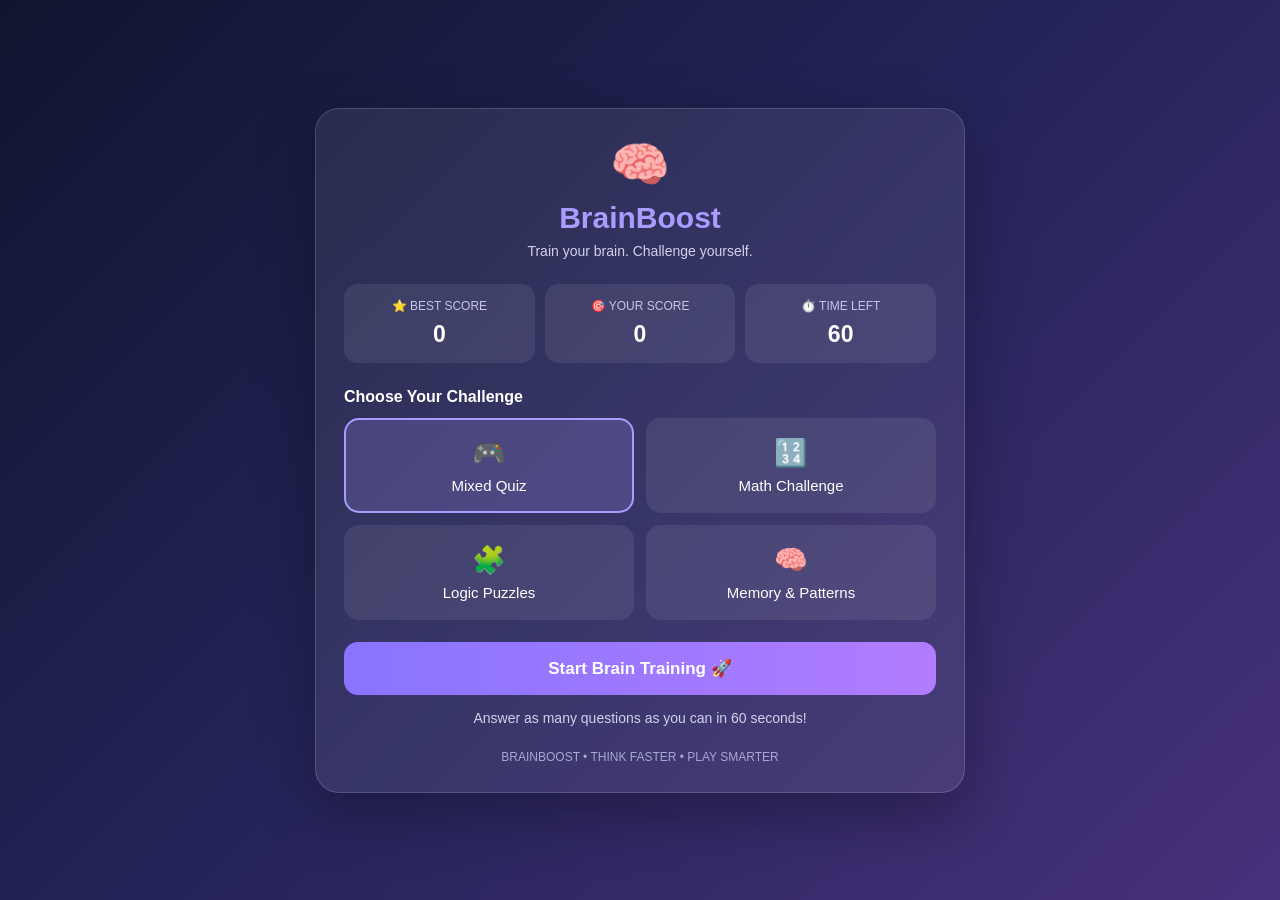
<file: Day_1_Quiz_website/index.html>
<!DOCTYPE html>
<html lang="en">
<head>
<meta charset="UTF-8">
<meta name="viewport" content="width=device-width, initial-scale=1.0">
<title>BrainBoost - Brain Training Game</title>

<link rel="stylesheet" href="style.css">
</head>

<body>

<div class="container">

    <div class="header">
        <div class="logo">🧠</div>
        <h1>BrainBoost</h1>
        <p class="subtitle">Train your brain. Challenge yourself.</p>
    </div>

    <div class="stats">
        <div class="stat">
            <span>⭐ BEST SCORE</span>
            <strong id="bestScore">0</strong>
        </div>
        <div class="stat">
            <span>🎯 YOUR SCORE</span>
            <strong id="score">0</strong>
        </div>
        <div class="stat">
            <span>⏱️ TIME LEFT</span>
            <strong id="timer">60</strong>
        </div>
    </div>

    <!-- HOME SCREEN -->
    <section id="homeScreen">

        <h2 class="section-title">Choose Your Challenge</h2>

        <div class="categories">
            <button class="category active" data-category="mixed">
                <span class="icon">🎮</span>
                Mixed Quiz
            </button>

            <button class="category" data-category="math">
                <span class="icon">🔢</span>
                Math Challenge
            </button>

            <button class="category" data-category="logic">
                <span class="icon">🧩</span>
                Logic Puzzles
            </button>

            <button class="category" data-category="memory">
                <span class="icon">🧠</span>
                Memory & Patterns
            </button>
        </div>

        <button class="primary-btn" id="startBtn">
            Start Brain Training 🚀
        </button>

        <p class="subtitle" style="text-align:center;margin-top:15px">
            Answer as many questions as you can in 60 seconds!
        </p>

    </section>

    <!-- QUIZ SCREEN -->
    <section id="quizScreen" class="hidden">

        <div class="topline">
            <span id="questionCount">Question 1</span>
            <span id="categoryLabel">Mixed Quiz</span>
        </div>

        <div class="progress-bg">
            <div class="progress" id="progress"></div>
        </div>

        <h2 class="question" id="questionText"></h2>

        <div class="options" id="options"></div>

        <div id="feedback" class="feedback hidden"></div>

        <button id="nextBtn" class="primary-btn next-btn hidden">
            Next Question →
        </button>

    </section>

    <!-- RESULT SCREEN -->
    <section id="resultScreen" class="hidden result">

        <div class="result-icon" id="resultIcon">🏆</div>

        <h2 id="resultTitle">Amazing Work!</h2>

        <p class="subtitle">Your final score</p>

        <div class="result-score" id="finalScore">0</div>

        <div class="result-text">
            <p id="resultMessage"></p>
            <p id="accuracyText"></p>
            <p id="answeredText"></p>
        </div>

        <button class="primary-btn" id="playAgainBtn">
            Play Again 🔄
        </button>

        <button class="secondary-btn" id="homeBtn">
            Back to Home
        </button>

    </section>

    <div class="footer">
        BRAINBOOST • THINK FASTER • PLAY SMARTER
    </div>

</div>

<script src="script.js"></script>

</body>
</html>
</file>
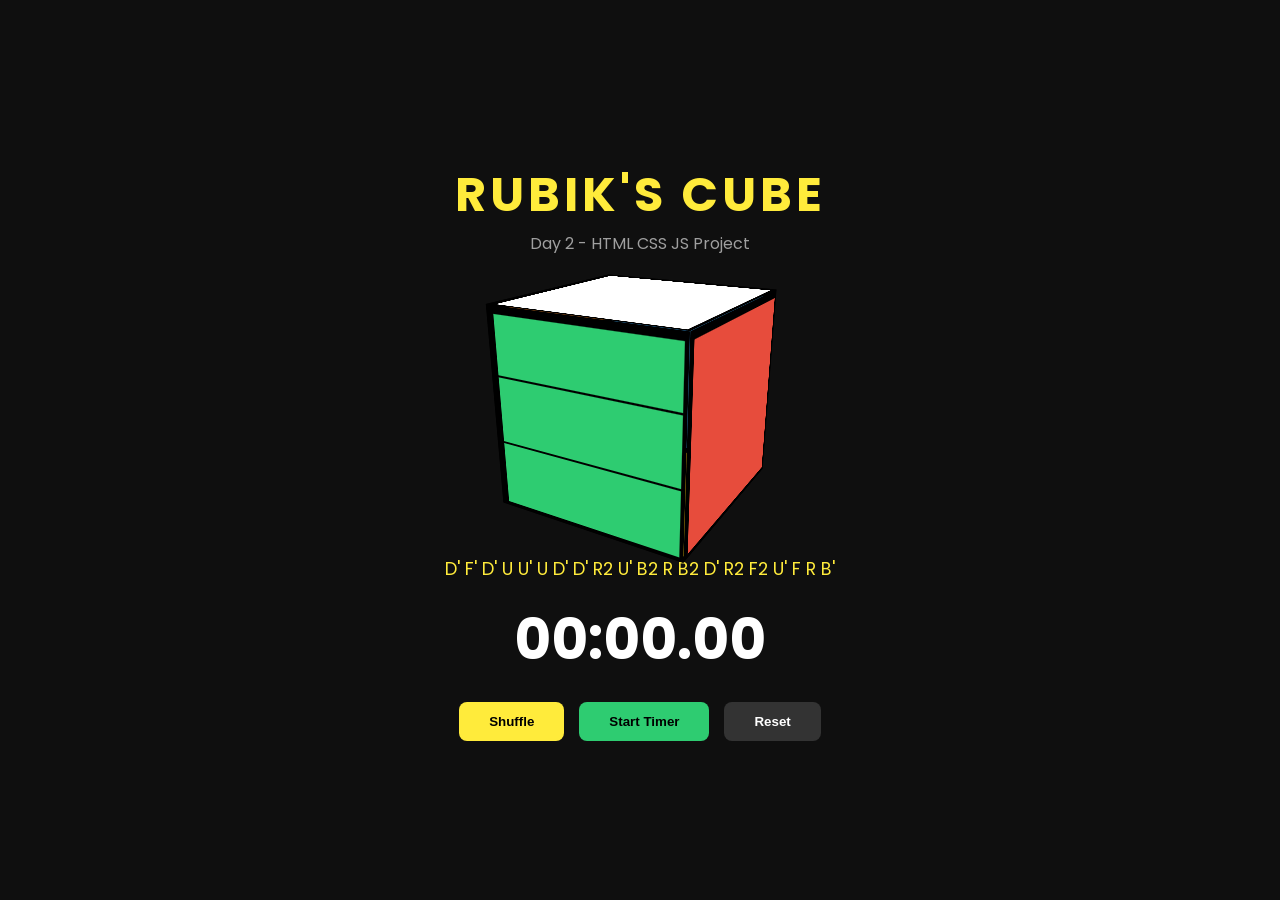
<file: Day_2_Rubik_Website/index.html>
<!DOCTYPE html>
<html lang="en">
<head>
    <meta charset="UTF-8">
    <meta name="viewport" content="width=device-width, initial-scale=1.0">
    <title>Rubik's Cube - Day 2</title>
    <link rel="stylesheet" href="style.css">
</head>
<body>
    <div class="container">
        <h1>RUBIK'S CUBE</h1>
        <p class="subtitle">Day 2 - HTML CSS JS Project</p>
        
        <div class="scene">
            <div class="cube" id="cube">
                <div class="face front"></div>
                <div class="face back"></div>
                <div class="face right"></div>
                <div class="face left"></div>
                <div class="face top"></div>
                <div class="face bottom"></div>
            </div>
        </div>

        <div class="controls">
            <div class="timer-box">
                <div id="scramble">Click Shuffle for new scramble</div>
                <div id="timer">00:00.00</div>
            </div>
            <div class="buttons">
                <button id="shuffleBtn">Shuffle</button>
                <button id="startBtn">Start Timer</button>
                <button id="resetBtn">Reset</button>
            </div>
        </div>
    </div>
    <script src="script.js"></script>
</body>
</html>
</file>
<file: Day_1_Quiz_website/style.css>
* {
    box-sizing: border-box;
    margin: 0;
    padding: 0;
}

body {
    font-family: Arial, sans-serif;
    background: linear-gradient(135deg, #10152f, #25245a, #48317b);
    color: white;
    min-height: 100vh;
    display: flex;
    justify-content: center;
    align-items: center;
    padding: 20px;
}

.container {
    width: 100%;
    max-width: 650px;
    background: rgba(255,255,255,0.08);
    border: 1px solid rgba(255,255,255,0.15);
    border-radius: 24px;
    padding: 28px;
    box-shadow: 0 20px 60px rgba(0,0,0,0.3);
}

.header {
    text-align: center;
    margin-bottom: 25px;
}

.logo {
    font-size: 48px;
    margin-bottom: 8px;
}

h1 {
    font-size: 30px;
    color: #a99cff;
}

.subtitle {
    color: #d1d1ed;
    margin-top: 8px;
    font-size: 14px;
}

.stats {
    display: grid;
    grid-template-columns: repeat(3, 1fr);
    gap: 10px;
    margin-bottom: 25px;
}

.stat {
    text-align: center;
    padding: 15px 5px;
    background: rgba(255,255,255,0.08);
    border-radius: 14px;
}

.stat span {
    display: block;
    color: #c7c5ed;
    font-size: 12px;
    margin-bottom: 8px;
}

.stat strong {
    font-size: 23px;
    color: #ffffff;
}

.section-title {
    margin: 20px 0 12px;
    font-size: 16px;
}

.categories {
    display: grid;
    grid-template-columns: repeat(2, 1fr);
    gap: 12px;
}

.category {
    background: rgba(255,255,255,0.08);
    color: white;
    border: 2px solid transparent;
    padding: 17px 10px;
    border-radius: 15px;
    cursor: pointer;
    text-align: center;
    font-size: 15px;
    transition: 0.2s;
}

.category:hover {
    background: rgba(169,156,255,0.2);
    transform: translateY(-2px);
}

.category.active {
    border-color: #a99cff;
    background: rgba(169,156,255,0.2);
}

.category .icon {
    display: block;
    font-size: 27px;
    margin-bottom: 8px;
}

button {
    font-family: inherit;
}

.primary-btn {
    width: 100%;
    border: none;
    border-radius: 14px;
    padding: 16px;
    margin-top: 22px;
    background: linear-gradient(90deg, #8974ff, #b17cff);
    color: white;
    font-size: 17px;
    font-weight: bold;
    cursor: pointer;
    transition: 0.2s;
}

.primary-btn:hover {
    filter: brightness(1.1);
    transform: translateY(-1px);
}

.secondary-btn {
    background: transparent;
    border: 1px solid #a99cff;
    color: white;
    border-radius: 12px;
    padding: 12px 20px;
    cursor: pointer;
    margin-top: 12px;
}

.hidden {
    display: none !important;
}

.topline {
    display: flex;
    justify-content: space-between;
    gap: 10px;
    margin-bottom: 14px;
    color: #dedafc;
    font-size: 13px;
}

.progress-bg {
    height: 7px;
    background: rgba(255,255,255,0.12);
    border-radius: 10px;
    overflow: hidden;
    margin-bottom: 25px;
}

.progress {
    height: 100%;
    width: 0%;
    background: linear-gradient(90deg, #8b78ff, #d2a1ff);
    transition: width 0.3s;
}

.question {
    font-size: 23px;
    line-height: 1.5;
    margin: 20px 0;
}

.options {
    display: grid;
    gap: 12px;
}

.option {
    background: rgba(255,255,255,0.07);
    color: white;
    border: 1px solid rgba(255,255,255,0.16);
    border-radius: 13px;
    padding: 15px;
    font-size: 16px;
    text-align: left;
    cursor: pointer;
    transition: 0.2s;
}

.option:hover:not(:disabled) {
    border-color: #a99cff;
    background: rgba(169,156,255,0.15);
}

.option:disabled {
    cursor: default;
}

.option.correct {
    border-color: #4ce0a2;
    background: rgba(76,224,162,0.17);
}

.option.wrong {
    border-color: #ff7085;
    background: rgba(255,112,133,0.17);
}

.feedback {
    margin-top: 16px;
    padding: 14px;
    border-radius: 12px;
    line-height: 1.5;
    background: rgba(255,255,255,0.08);
}

.next-btn {
    margin-top: 16px;
}

.result {
    text-align: center;
}

.result-icon {
    font-size: 65px;
    margin: 15px 0;
}

.result h2 {
    font-size: 27px;
    margin-bottom: 12px;
}

.result-score {
    font-size: 48px;
    color: #b7a8ff;
    font-weight: bold;
    margin: 20px 0;
}

.result-text {
    color: #dedafc;
    line-height: 1.8;
}

.footer {
    text-align: center;
    font-size: 12px;
    color: #aaa6d4;
    margin-top: 24px;
}

@media(max-width: 420px) {
    .container {
        padding: 19px;
    }

    h1 {
        font-size: 25px;
    }

    .question {
        font-size: 20px;
    }

    .stat strong {
        font-size: 20px;
    }
}
</file>
<file: Day_2_Rubik_Website/style.css>
@import url('https://fonts.googleapis.com/css2?family=Poppins:wght@400;700&display=swap');
* { margin: 0; padding: 0; box-sizing: border-box; }
body {
    font-family: 'Poppins', sans-serif;
    background: #0f0f0f;
    color: white;
    display: flex;
    justify-content: center;
    align-items: center;
    min-height: 100vh;
    overflow: hidden;
}
.container { text-align: center; }
h1 { font-size: 3rem; letter-spacing: 4px; color: #ffeb3b; }
.subtitle { opacity: 0.6; margin-bottom: 30px; }

.scene { width: 200px; height: 200px; margin: 40px auto; perspective: 600px; }
.cube {
    width: 100%; height: 100%;
    position: relative;
    transform-style: preserve-3d;
    transform: rotateX(-20deg) rotateY(-30deg);
    transition: transform 0.5s;
    cursor: grab;
}
.face {
    position: absolute;
    width: 200px; height: 200px;
    border: 4px solid #000;
    display: grid;
    grid-template-columns: repeat(3, 1fr);
    grid-template-rows: repeat(3, 1fr);
    gap: 4px;
    padding: 4px;
    background: #000;
}
.face::before { content: ''; display: contents; }
.front { transform: rotateY(0deg) translateZ(100px); background: #000; }
.back { transform: rotateY(180deg) translateZ(100px); }
.right { transform: rotateY(90deg) translateZ(100px); }
.left { transform: rotateY(-90deg) translateZ(100px); }
.top { transform: rotateX(90deg) translateZ(100px); }
.bottom { transform: rotateX(-90deg) translateZ(100px); }

/* Create 9 small cubies per face with colors */
.front { background: repeating-linear-gradient(0deg, transparent 0 33%, #000 33% 34%); }
.face::after {
    content: '';
    position: absolute; inset: 0;
    background-image: 
      linear-gradient(#000 4px, transparent 4px),
      linear-gradient(90deg, #000 4px, transparent 4px);
}
.front { background-color: #2ecc71; }
.back { background-color: #3498db; }
.right { background-color: #e74c3c; }
.left { background-color: #e67e22; }
.top { background-color: #ffffff; }
.bottom { background-color: #f1c40f; }

.controls { margin-top: 60px; }
#scramble { font-size: 1.1rem; margin-bottom: 15px; color: #ffeb3b; min-height: 24px; }
#timer { font-size: 3.5rem; font-weight: 700; font-variant-numeric: tabular-nums; }
.buttons { margin-top: 20px; display: flex; gap: 15px; justify-content: center; }
button {
    padding: 12px 30px; border: none; border-radius: 8px;
    font-weight: 700; cursor: pointer; transition: 0.2s;
}
#shuffleBtn { background: #ffeb3b; color: #000; }
#startBtn { background: #2ecc71; color: #000; }
#resetBtn { background: #333; color: white; }
button:hover { transform: scale(1.05); }
button:active { transform: scale(0.95); }
</file>
